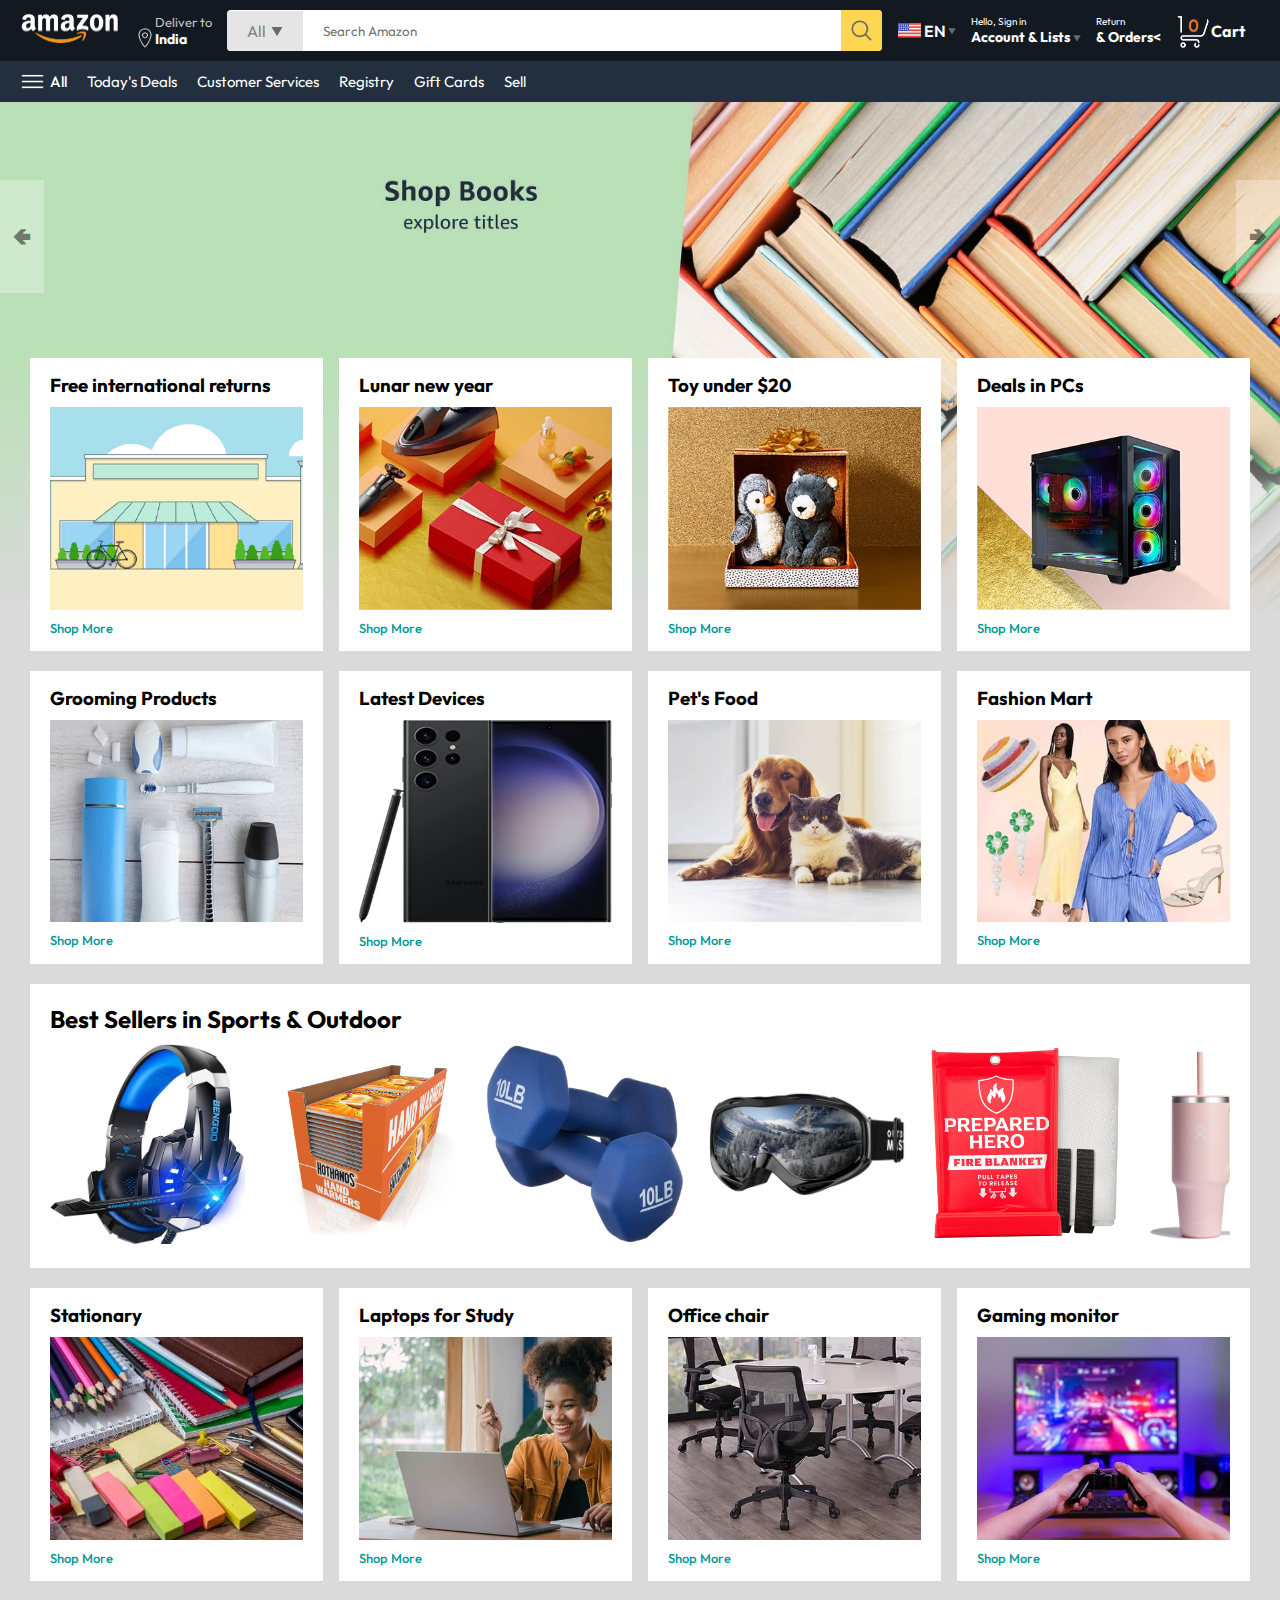
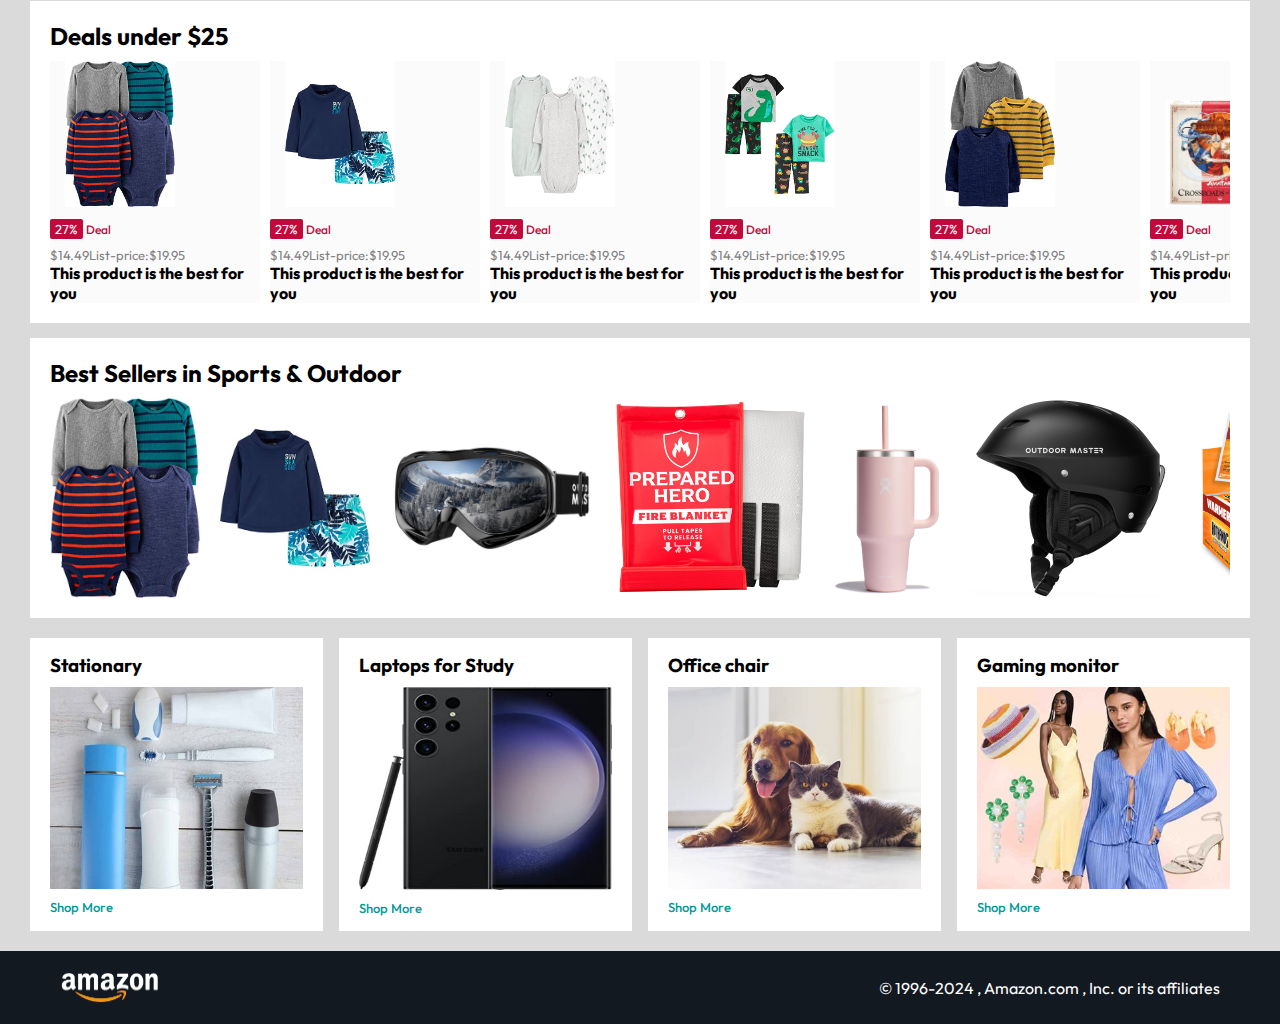
<file: amazon clone/index.html>
<!DOCTYPE html>
<html lang="en">
<head>
    <meta charset="UTF-8">
    <meta name="viewport" content="width=device-width, initial-scale=1.0">
    <title>Amazon Clone by Aman Maurya</title>
    <link rel="stylesheet" href="style.css">
    <script src="app.js" defer></script>
</head>
<body>

  <nav>
   
   <a href="/"><img src="./assets/amazon_logo.png" width="100" alt=""></a>
   <div class="nav-country">
    <img src="./assets/location_icon.png" height="20" alt="">
    <div>
        <p>Deliver to </p>
        <h1>India</h1>
    </div>
   </div>
   <div class="nav-search">
    <div class="nav-search-category">
        <p>All</p>
        <img src="./assets/dropdown_icon.png" height="12" alt="">
    </div>
    <input type="text" class="nav-search-input" placeholder="Search Amazon ">
    <img src="./assets/search_icon.png" class="nav-search-icon" alt="">
   </div>

     <div class="nav-language">
        <img src="./assets/us_flag.png" width="25px" alt="">
        <p>EN</p>
        <img src="./assets/dropdown_icon.png"  width="8px">
     </div>

     <div class="nav-text">
        <p>Hello, Sign in</p>
        <h1>Account & Lists <img src="./assets/dropdown_icon.png" width="8px" alt=""></h1>
     </div>
     <div class="nav-text">
        <p>Return</p>
        <h1>& Orders<</h1>
     </div>
   <a href="" class="nav-cart">
    <img src="./assets/cart_icon.png" width="35px"  alt="">
    <h4>Cart</h4>
   </a>
  </nav>  


<div class="nav-bottom">
    <div>
        <img src="./assets/menu_icon.png" width="25px" alt="">
    <p>All</p> 
    </div>
    <p>Today's Deals</p>
    <p>Customer Services </p>
    <p>Registry</p>
    <p>Gift Cards</p>
    <p>Sell</p>
</div>


<div class="header-slider"> 
    <a href="#" class="control-prev">&#129144</a>    
    <a href="#" class="control-next">&#129146</a>    
    
    <ul>
        <img src="./assets/header1.jpg" class="header-img" alt="">
        <img src="./assets/header2.jpg" class="header-img" alt="">
        <img src="./assets/header3.jpg" class="header-img" alt="">
        <img src="./assets/header4.jpg" class="header-img" alt="">
        <img src="./assets/header5.jpg" class="header-img" alt="">
        <img src="./assets/header6.jpg" class="header-img" alt="">
    </ul>
</div>

<div class="box-row header-box">
    <div class="box-col">
        <h3>Free international returns </h3>
        <img src="./assets/box1-1.jpg" alt="">
        <a href="/">Shop More</a>
    </div>
    <div class="box-col">
        <h3>Lunar new year  </h3>
        <img src="./assets/box1-2.jpg" alt="">
        <a href="/">Shop More</a>
    </div>
    <div class="box-col">
        <h3>Toy under $20 </h3>
        <img src="./assets/box1-3.jpg" alt="">
        <a href="/">Shop More</a>
    </div>
    <div class="box-col">
        <h3>Deals in PCs </h3>
        <img src="./assets/box1-4.jpg" alt="">
        <a href="/">Shop More</a>
    </div>
</div>

<div class="box-row ">
    <div class="box-col">
        <h3>Grooming Products  </h3>
        <img src="./assets/box2-1.jpg" alt="">
        <a href="/">Shop More</a>
    </div>
    <div class="box-col">
        <h3>Latest Devices </h3>
        <img src="./assets/box2-2.jpg" alt="">
        <a href="/">Shop More</a>
    </div>
    <div class="box-col">
        <h3>Pet's Food  </h3>
        <img src="./assets/box2-3.jpg" alt="">
        <a href="/">Shop More</a>
    </div>
    <div class="box-col">
        <h3>Fashion Mart  </h3>
        <img src="./assets/box2-4.jpg" alt="">
        <a href="/">Shop More</a>
    </div>
</div>



 <div class="product-slider">
    <h2>Best Sellers in Sports & Outdoor</h2>
    <div class="products">
        <a href="/product.html"> <img src="./assets/product_img.jpg" alt=""></a>
        <img src="./assets/product1-1.jpg" alt="">
        <img src="./assets/product1-2.jpg" alt="">
        <img src="./assets/product1-3.jpg" alt="">
        <img src="./assets/product1-4.jpg" alt="">
        <img src="./assets/product1-5.jpg" alt="">
        <img src="./assets/product1-6.jpg" alt="">
        <img src="./assets/product1-7.jpg" alt="">
        <img src="./assets/product1-8.jpg" alt="">
        <img src="./assets/product1-9.jpg" alt="">
        <img src="./assets/product1-10.jpg" alt="">
    </div>
 </div>

 <div class="box-row ">
    <div class="box-col">
        <h3>Stationary  </h3>
        <img src="./assets/box3-1.jpg" alt="">
        <a href="/">Shop More</a>
    </div>
    <div class="box-col">
        <h3>Laptops for Study </h3>
        <img src="./assets/box3-2.jpg" alt="">
        <a href="/">Shop More</a>
    </div>
    <div class="box-col">
        <h3>Office chair  </h3>
        <img src="./assets/box3-3.jpg" alt="">
        <a href="/">Shop More</a>
    </div>
    <div class="box-col">
        <h3>Gaming monitor  </h3>
        <img src="./assets/box3-4.jpg" alt="">
        <a href="/">Shop More</a>
    </div>
</div>

<div class="product-slider-with-price">
    <h2>Deals under $25</h2>
    <div class="products">
        <div class="product-card">
            <div class="product-img-container">
                <img src="./assets/product2-1.jpg" alt="">
            </div>
            <div class="product-offer">
                <p>27%</p> <span>Deal</span>
            </div>
            <p class="product-price"> $<span>14.49</span>List-price:$19.95</p>
            <h4>This product is the best for you</h4>
        </div>
        <div class="product-card">
            <div class="product-img-container">
                <img src="./assets/product2-2.jpg" alt="">
            </div>
            <div class="product-offer">
                <p>27%</p> <span>Deal</span>
            </div>
            <p class="product-price"> $<span>14.49</span>List-price:$19.95</p>
            <h4>This product is the best for you</h4>
        </div>
        <div class="product-card">
            <div class="product-img-container">
                <img src="./assets/product2-3.jpg" alt="">
            </div>
            <div class="product-offer">
                <p>27%</p> <span>Deal</span>
            </div>
            <p class="product-price"> $<span>14.49</span>List-price:$19.95</p>
            <h4>This product is the best for you</h4>
        </div>
        <div class="product-card">
            <div class="product-img-container">
                <img src="./assets/product2-4.jpg" alt="">
            </div>
            <div class="product-offer">
                <p>27%</p> <span>Deal</span>
            </div>
            <p class="product-price"> $<span>14.49</span>List-price:$19.95</p>
            <h4>This product is the best for you</h4>
        </div>
        <div class="product-card">
            <div class="product-img-container">
                <img src="./assets/product2-5.jpg" alt="">
            </div>
            <div class="product-offer">
                <p>27%</p> <span>Deal</span>
            </div>
            <p class="product-price"> $<span>14.49</span>List-price:$19.95</p>
            <h4>This product is the best for you</h4>
        </div>
        <div class="product-card">
            <div class="product-img-container">
                <img src="./assets/product2-6.jpg" alt="">
            </div>
            <div class="product-offer">
                <p>27%</p> <span>Deal</span>
            </div>
            <p class="product-price"> $<span>14.49</span>List-price:$19.95</p>
            <h4>This product is the best for you</h4>
        </div>
        <div class="product-card">
            <div class="product-img-container">
                <img src="./assets/product2-7.jpg" alt="">
            </div>
            <div class="product-offer">
                <p>27%</p> <span>Deal</span>
            </div>
            <p class="product-price"> $<span>14.49</span>List-price:$19.95</p>
            <h4>This product is the best for you</h4>
        </div>
        <div class="product-card">
            <div class="product-img-container">
                <img src="./assets/product2-8.jpg" alt="">
            </div>
            <div class="product-offer">
                <p>27%</p> <span>Deal</span>
            </div>
            <p class="product-price"> $<span>14.49</span>List-price:$19.95</p>
            <h4>This product is the best for you</h4>
        </div>
        <div class="product-card">
            <div class="product-img-container">
                <img src="./assets/product2-9.jpg" alt="">
            </div>
            <div class="product-offer">
                <p>27%</p> <span>Deal</span>
            </div>
            <p class="product-price"> $<span>14.49</span>List-price:$19.95</p>
            <h4>This product is the best for you</h4>
        </div>
        <div class="product-card">
            <div class="product-img-container">
                <img src="./assets/product2-10.jpg" alt="">
            </div>
            <div class="product-offer">
                <p>27%</p> <span>Deal</span>
            </div>
            <p class="product-price"> $<span>14.49</span>List-price:$19.95</p>
            <h4>This product is the best for you</h4>
        </div>
        <div class="product-card">
            <div class="product-img-container">
                <img src="./assets/product2-11.jpg" alt="">
            </div>
            <div class="product-offer">
                <p>27%</p> <span>Deal</span>
            </div>
            <p class="product-price"> $<span>14.49</span>List-price:$19.95</p>
            <h4>This product is the best for you</h4>
        </div>
    </div>
</div>


<div class="product-slider">
    <h2>Best Sellers in Sports & Outdoor</h2>
    <div class="products">
        <img src="./assets/product2-1.jpg" alt="">
        <img src="./assets/product2-2.jpg" alt="">
        <img src="./assets/product1-3.jpg" alt="">
        <img src="./assets/product1-4.jpg" alt="">
        <img src="./assets/product1-5.jpg" alt="">
        <img src="./assets/product1-6.jpg" alt="">
        <img src="./assets/product1-7.jpg" alt="">
        <img src="./assets/product1-8.jpg" alt="">
        <img src="./assets/product1-9.jpg" alt="">
        <img src="./assets/product1-10.jpg" alt="">
    </div>
 </div>

 <div class="box-row ">
    <div class="box-col">
        <h3>Stationary  </h3>
        <img src="./assets/box2-1.jpg" alt="">
        <a href="/">Shop More</a>
    </div>
    <div class="box-col">
        <h3>Laptops for Study </h3>
        <img src="./assets/box2-2.jpg" alt="">
        <a href="/">Shop More</a>
    </div>
    <div class="box-col">
        <h3>Office chair  </h3>
        <img src="./assets/box2-3.jpg" alt="">
        <a href="/">Shop More</a>
    </div>
    <div class="box-col">
        <h3>Gaming monitor  </h3>
        <img src="./assets/box2-4.jpg" alt="">
        <a href="/">Shop More</a>
    </div>
</div>

<footer>
<img src="./assets/amazon_logo.png"  width="100" alt="">
<p>&copy;  1996-2024 , Amazon.com , Inc. or its affiliates </p>


</footer>

</body>
</html>
</file>
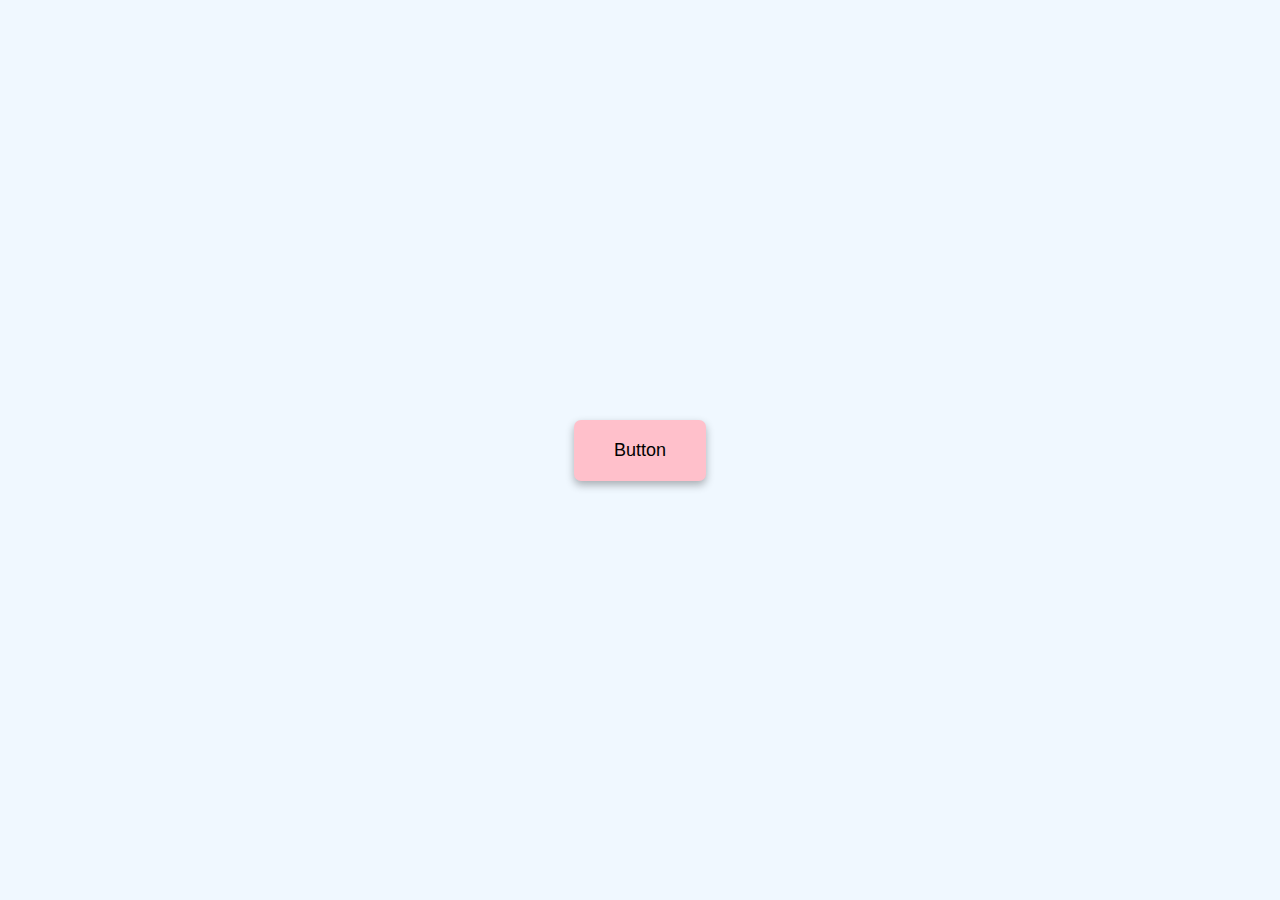
<file: Button_ripple_effect/index.html>
<!DOCTYPE html>
<html lang="en">
<head>
    <meta charset="UTF-8">
    <meta name="viewport" content="width=device-width, initial-scale=1.0">
    <title>Button ripple effect</title>
    <link rel="stylesheet" href="style.css">
    <script src="script.js" defer></script>
</head>
<body>
   <a href="#" class="btn"> <span>Button</span></a> 
</body>
</html>
</file>
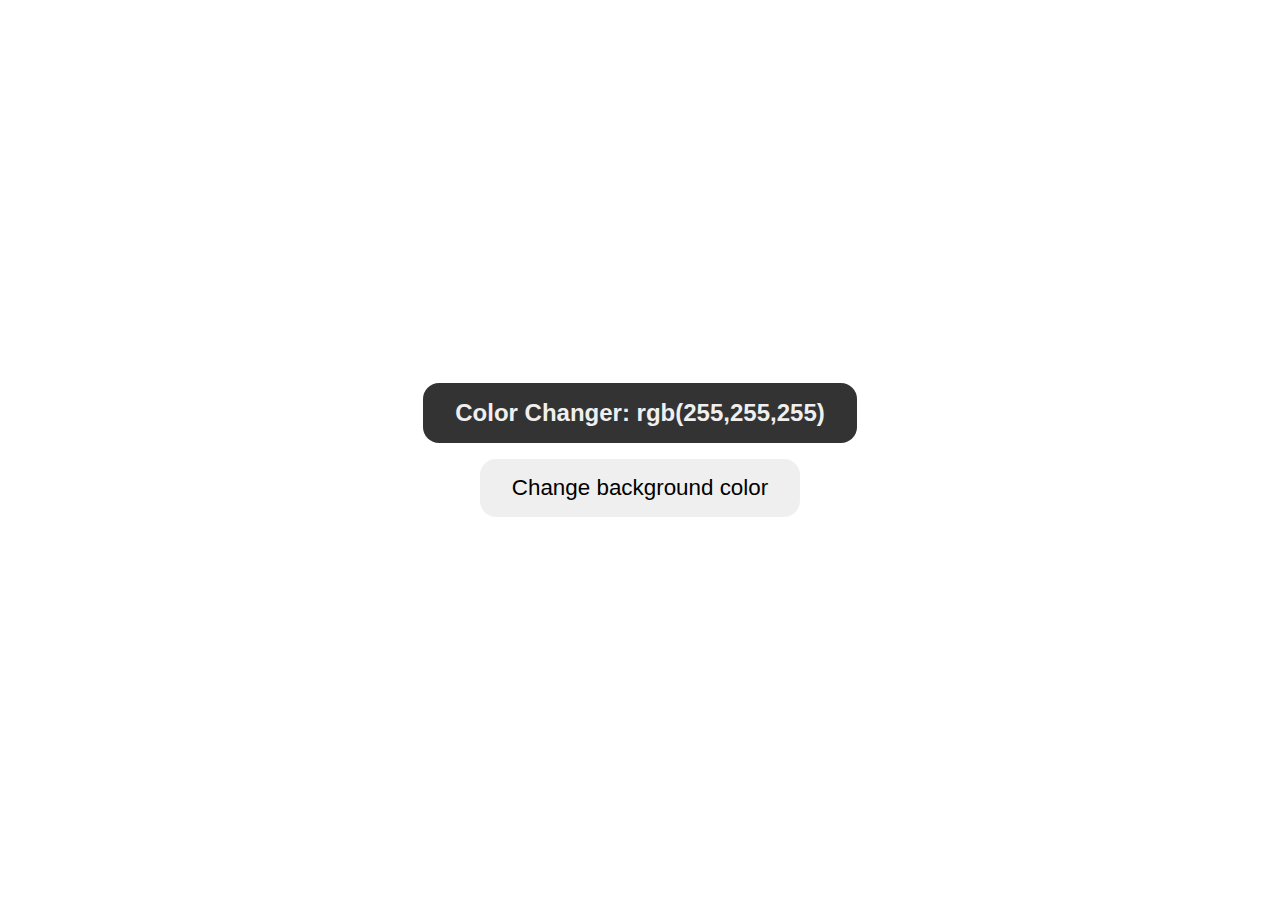
<file: color_changer/index.html>
<!DOCTYPE html>
<html lang="en">
  <head>
    <meta charset="UTF-8" />
    <meta name="viewport" content="width=device-width, initial-scale=1.0" />
    <title>Document</title>
    <link rel="stylesheet" href="style.css" />
  </head>
  <body>
    <main>
      <div class="container">
        <h1 id="h1">
          Color Changer: <span class="current_color">rgb(255,255,255)</span>
        </h1>
        <button id="btn">Change background color</button>
      </div>
    </main>

    <script src="script.js"></script>
  </body>
</html>
</file>
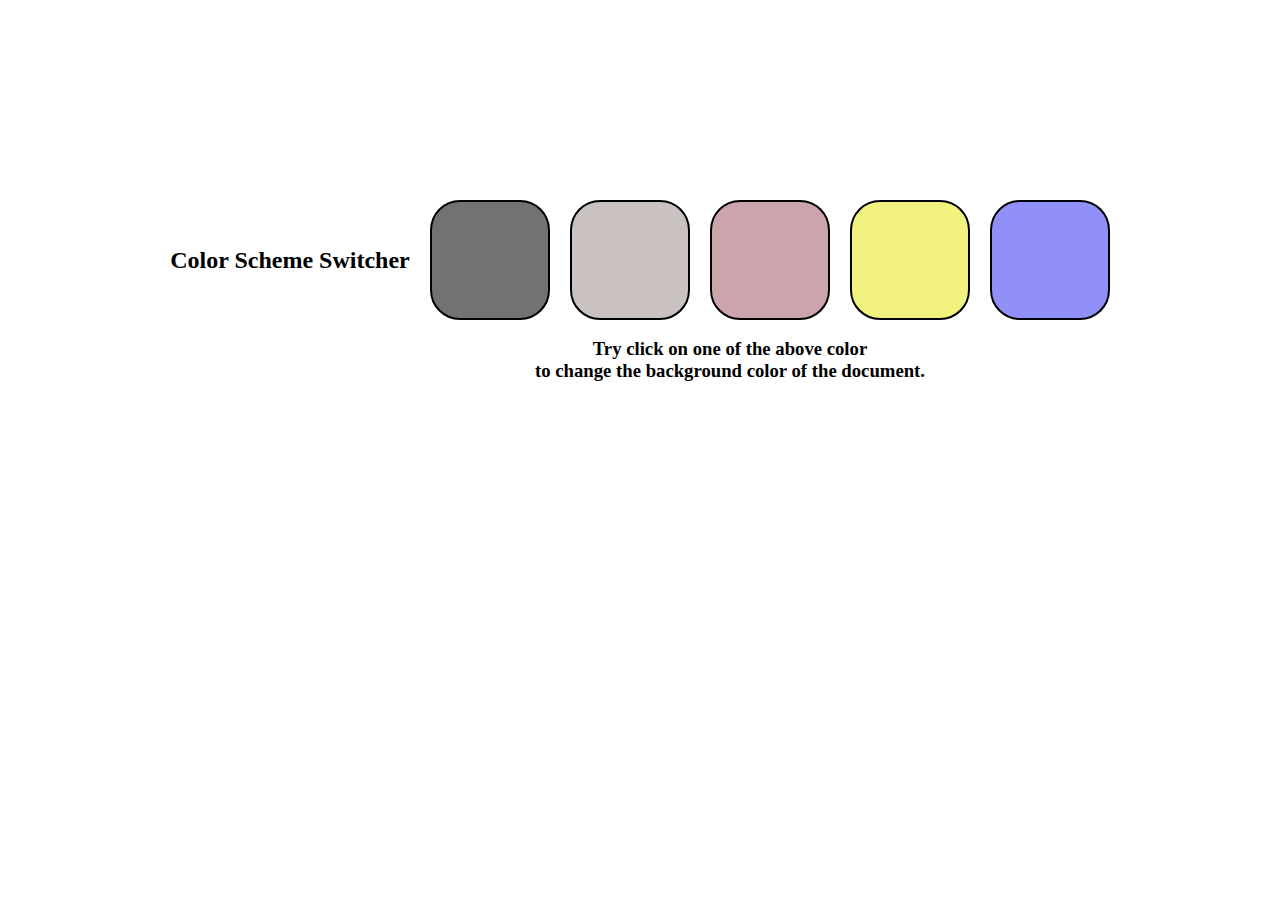
<file: color_switcher/index.html>
<!DOCTYPE html>
<html lang="en">
  <head>
    <meta charset="UTF-8" />
    <meta name="viewport" content="width=device-width, initial-scale=1.0" />
    <title>Document</title>
    <link rel="stylesheet" href="style.css" />
  </head>
  <body>
    <div class="container">
      <h2>Color Scheme Switcher</h2>
      <div class="button" id="grey"></div>
      <div class="button" id="white"></div>
      <div class="button" id="pink"></div>
      <div class="button" id="yellow"></div>
      <div class="button" id="blue"></div>
    </div>
    <h3>
      Try click on one of the above color <br />
      to change the background color of the document.
    </h3>
  </body>
  <script src="script.js"></script>
</html>
</file>
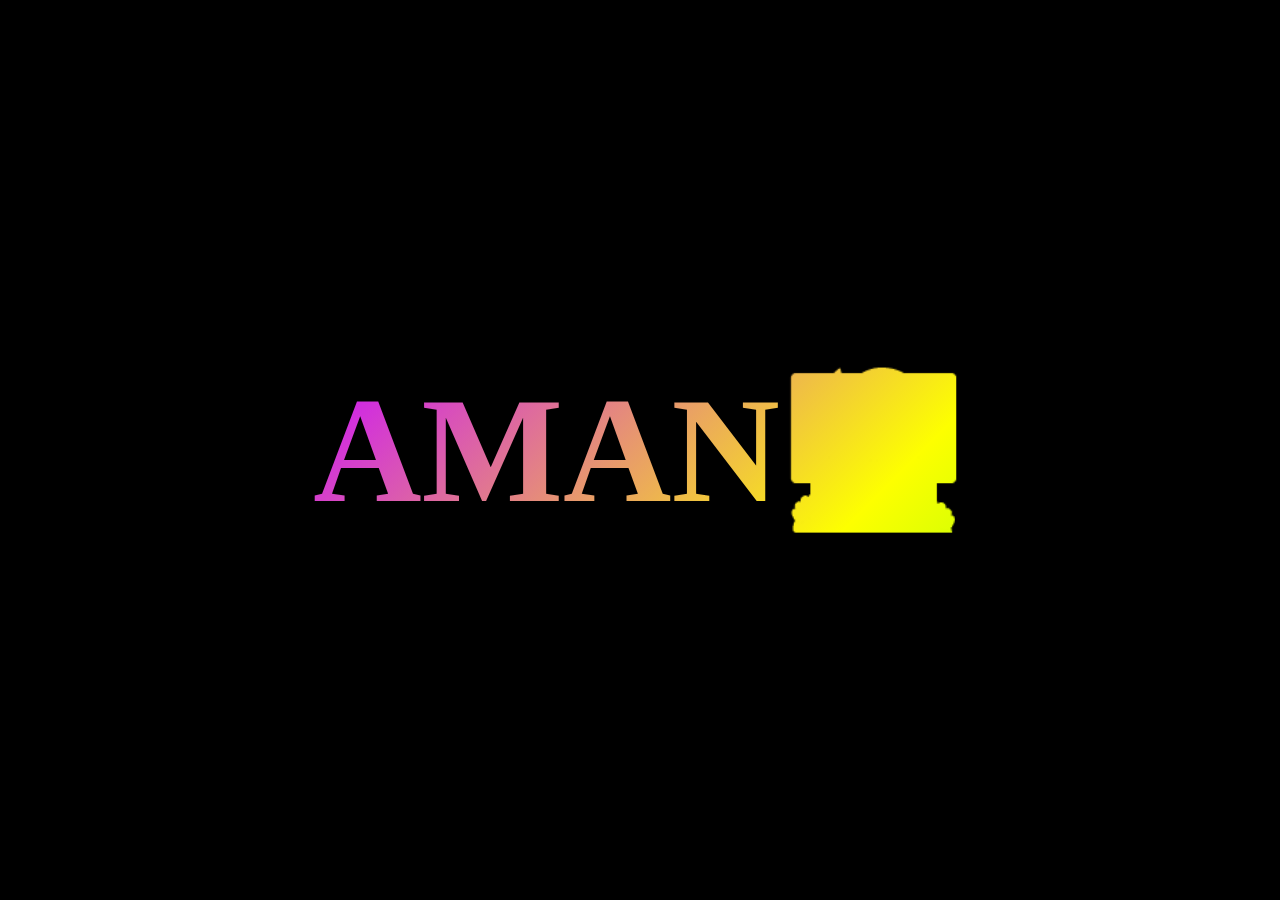
<file: gradient text/index.html>
<!DOCTYPE html>
<html lang="en">
<head>
    <meta charset="UTF-8">
    <meta name="viewport" content="width=device-width, initial-scale=1.0">
    <title>Document</title>
    <link rel="stylesheet" href="style.css">
</head>
<body>
    <div id="text" contenteditable="true">AMAN🧑‍💻</div>
</body>
</html>
</file>
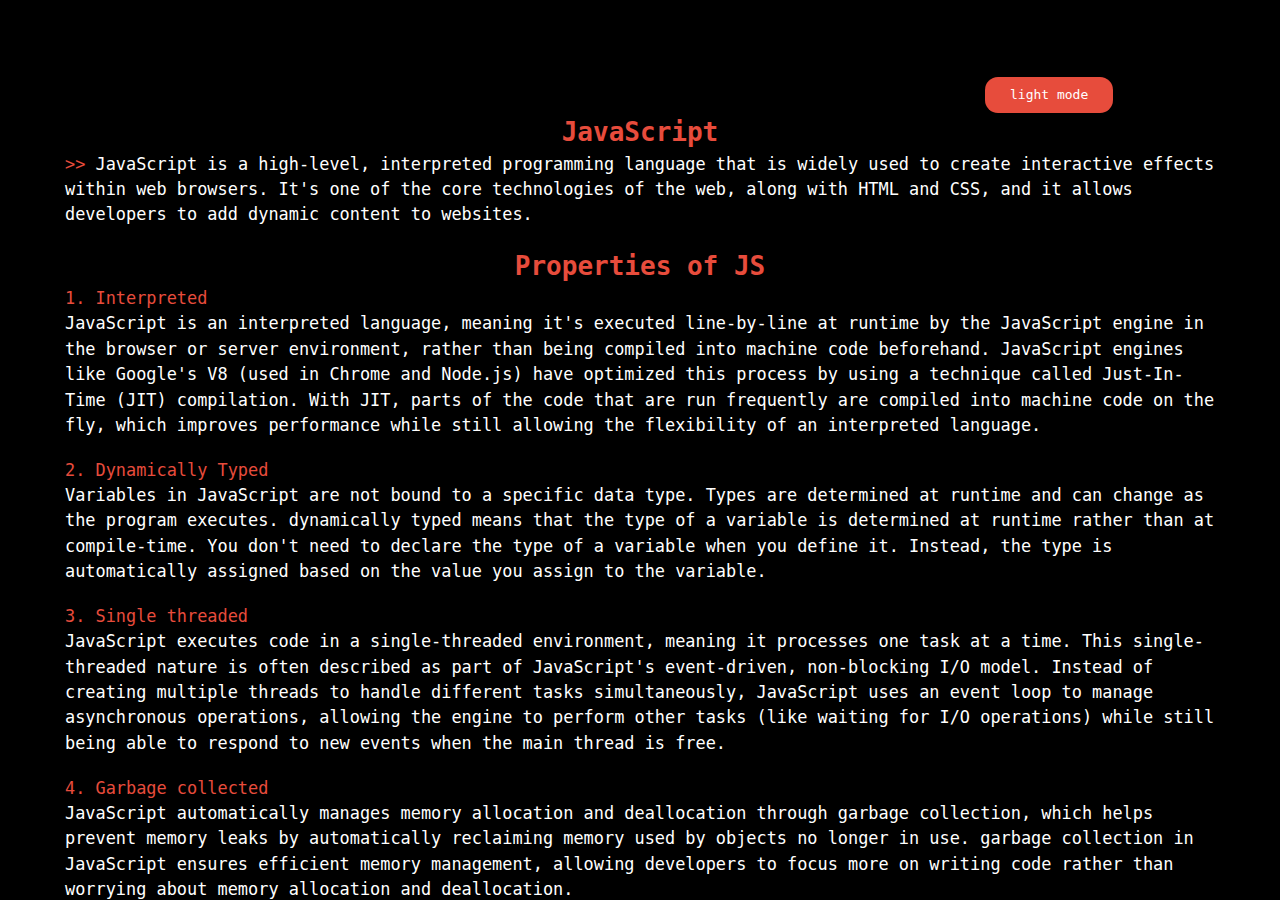
<file: light-dark mode/index.html>
<!DOCTYPE html>
<html lang="en">
  <head>
    <meta charset="UTF-8" />
    <meta name="viewport" content="width=device-width, initial-scale=1.0" />
    <title>Document</title>
    <link rel="stylesheet" href="style.css" />
  </head>
  <body class="light-mode">
    <div class="container">
      <button class="toggle-theme">light mode</button>

      <h1><span>JavaScript</span></h1>
      <p>
        <span>>> </span>JavaScript is a high-level, interpreted programming
        language that is widely used to create interactive effects within web
        browsers. It's one of the core technologies of the web, along with HTML
        and CSS, and it allows developers to add dynamic content to websites.
      </p>
      <br />

      <h1><span>Properties of JS</span></h1>
      <p>
        <span>1. Interpreted</span> <br />
        JavaScript is an interpreted language, meaning it's executed
        line-by-line at runtime by the JavaScript engine in the browser or
        server environment, rather than being compiled into machine code
        beforehand. JavaScript engines like Google's V8 (used in Chrome and Node.js) have optimized this process by using a technique called Just-In-Time (JIT) compilation. With JIT, parts of the code that are run frequently are compiled into machine code on the fly, which improves performance while still allowing the flexibility of an interpreted language.
      </p>
      <br />
      <p>
        <span>2. Dynamically Typed</span> <br />
        Variables in JavaScript are not bound to a specific data type. Types are
        determined at runtime and can change as the program executes. dynamically typed means that the type of a variable is determined at runtime rather than at compile-time. You don't need to declare the type of a variable when you define it. Instead, the type is automatically assigned based on the value you assign to the variable.
      </p>
      <br />
      <p>
        <span>3. Single threaded</span> <br />
        JavaScript executes code in a single-threaded environment, meaning it
        processes one task at a time. This single-threaded nature is often described as part of JavaScript's event-driven, non-blocking I/O model. Instead of creating multiple threads to handle different tasks simultaneously, JavaScript uses an event loop to manage asynchronous operations, allowing the engine to perform other tasks (like waiting for I/O operations) while still being able to respond to new events when the main thread is free.
      </p>
      <br />
      <p>
        <span>4. Garbage collected</span> <br />
        JavaScript automatically manages memory allocation and deallocation
        through garbage collection, which helps prevent memory leaks by
        automatically reclaiming memory used by objects no longer in use. garbage collection in JavaScript ensures efficient memory management, allowing developers to focus more on writing code rather than worrying about memory allocation and deallocation.
      </p>
      <br />
      <h1><span>Execution context</span></h1>
      <br />
      <div class="img">
        <img src="./execution context.png" alt="" width="100%" />
      </div>
    </div>

    <script>
      document.body.classList.toggle("dark-mode");
      const toggleButton = document.querySelector(".toggle-theme");
      toggleButton.addEventListener("click", () => {
        if (document.body.classList.toggle("dark-mode")) {
          toggleButton.innerHTML = "Light Mode >>";
        } else {
          toggleButton.innerHTML = "Dark Mode >>";
        }
      });
    </script>
  </body>
</html>
</file>
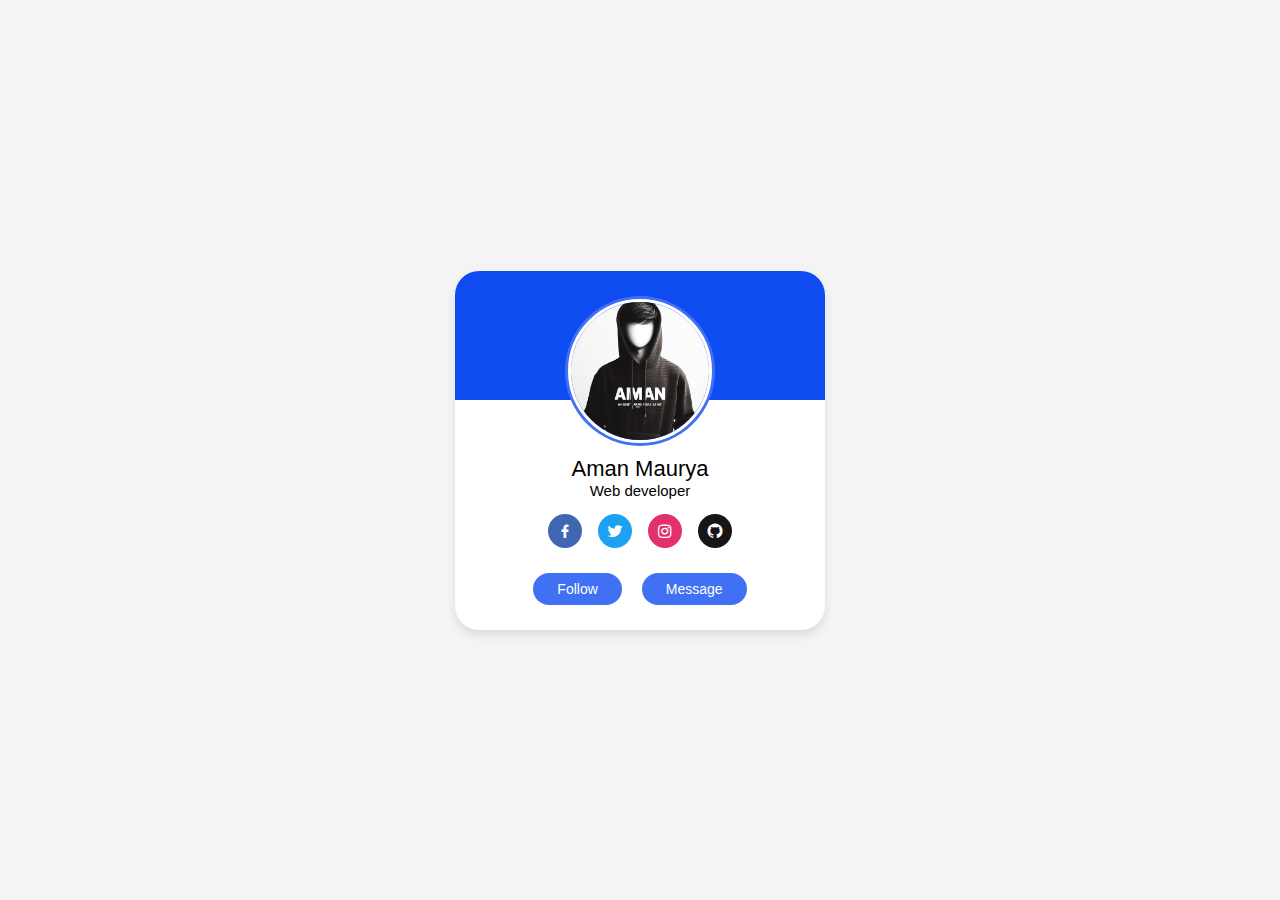
<file: profile_card/index.html>
<!DOCTYPE html>
<html lang="en">
<head>
    <meta charset="UTF-8">
    <meta name="viewport" content="width=device-width, initial-scale=1.0">
    <title>profile card</title>
    <link rel="stylesheet" href="style.css">
    <link href='https://unpkg.com/boxicons@2.1.4/css/boxicons.min.css' rel='stylesheet'>
</head>
<body>
    <div class="profile-card">
        <div class ="image">
            <img src="profile_img.jpg" alt="" class="profile-img">
        </div>
        <div class="text-data">
            <span class="name">Aman Maurya </span>
            <span class="profession">Web developer</span>
    </div>
    <div class="media-buttons">
        <a href="https://www.facebook.com/"  style="background: #4267b2;" class="link"><i class='bx bxl-facebook'></i></a>
        <a href="https://twitter.com/" style="background:#1da1f2 ;" class="link"><i class='bx bxl-twitter' ></i></i></a>
        <a href="https://www.instagram.com/" style="background:#e1306c ;" class="link"><i class='bx bxl-instagram' ></i></i></a>
        <a href="https://github.com/" style="background:#171515  ;" class="link"><i class='bx bxl-github' ></i></a>
    </div>

    <div class="buttons">
        <button class="button">Follow</button>
        <button class="button">Message</button>
    </div>
  
    </div>
</body>
</html>
</file>
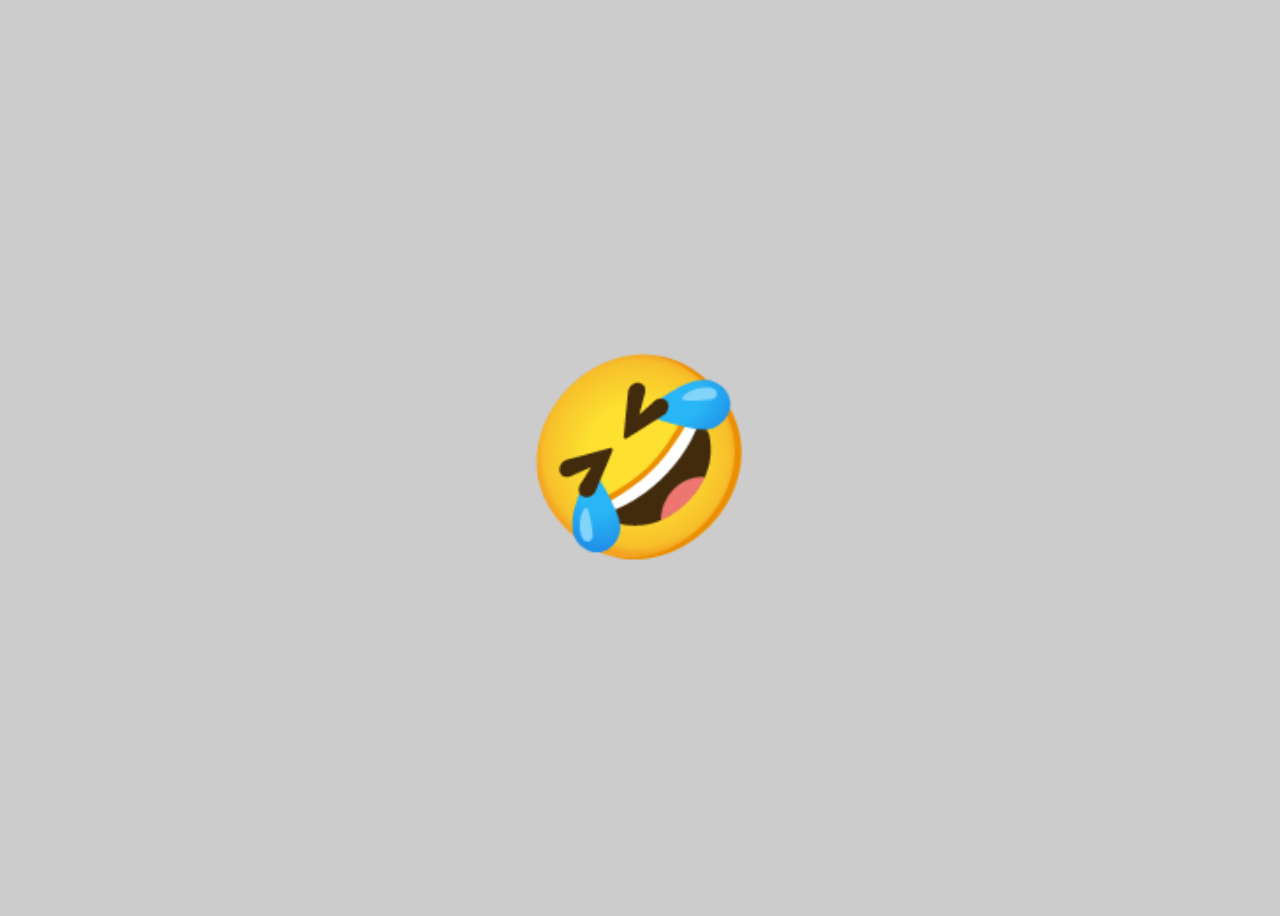
<file: random_emoji/index.html>
<html lang="en">
  <head>
    <meta charset="UTF-8" />
    <meta http-equiv="X-UA-Compatible" content="IE=edge" />
    <meta name="viewport" content="width=device-width, initial-scale=1.0" />
    <title>Random Emojies</title>
    <link rel="stylesheet" href="style.css" />
  </head>
  <body>
    <div id="emoji">🤣</div>

    <script src="app.js"></script>
  </body>
</html>
</file>
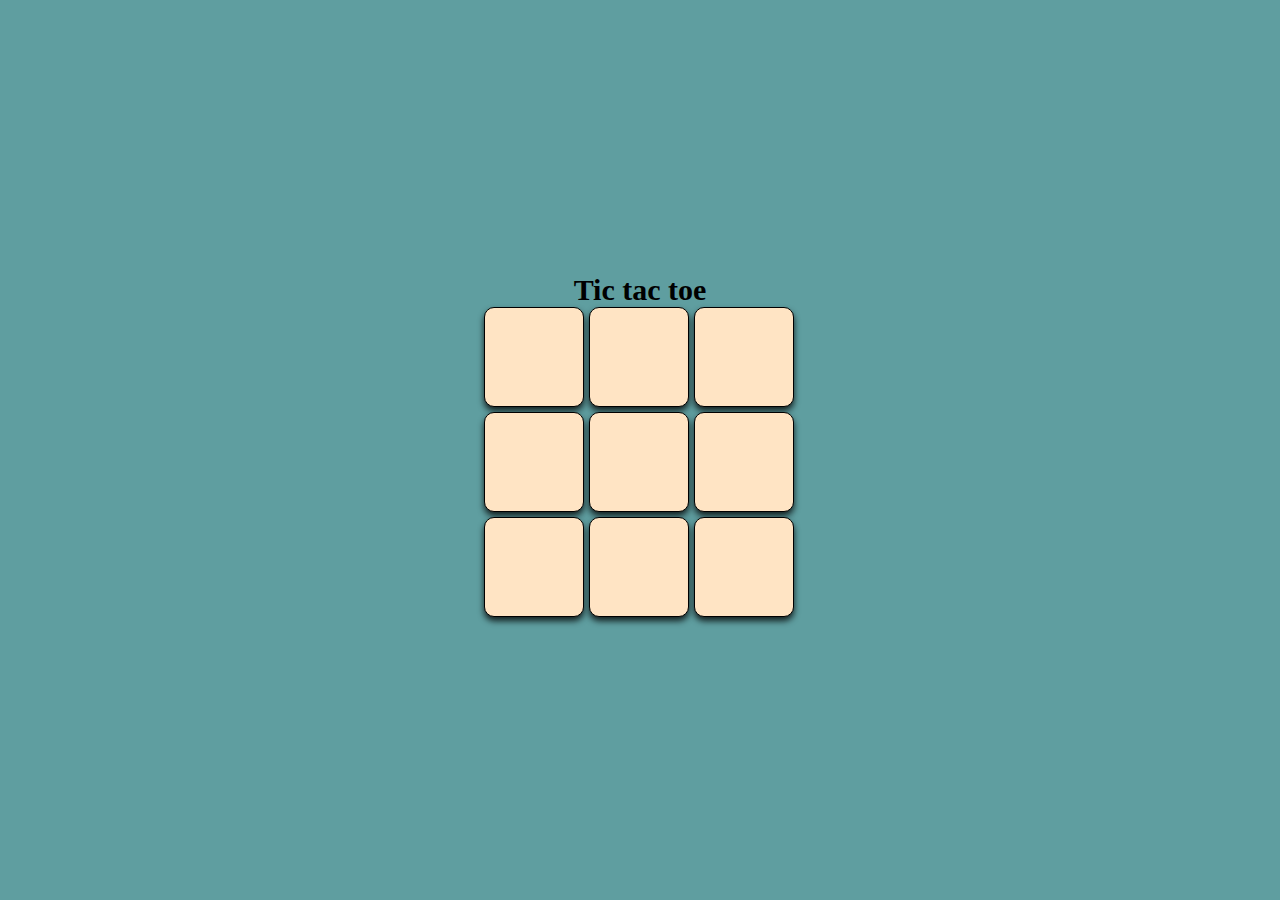
<file: tiic_tac_toe_game/index.html>
<!DOCTYPE html>
<html lang="en">
  <head>
    <meta charset="UTF-8" />
    <meta name="viewport" content="width=device-width, initial-scale=1.0" />
    <title>Document</title>
    <link rel="stylesheet" href="style.css" />
    <script src="script.js" defer></script>
  </head>
  <body>
    <div class="container">
      <h1>Tic tac toe</h1>
      <div class="game_board">
        <button class="box"></button>
        <button class="box"></button>
        <button class="box"></button>
        <button class="box"></button>
        <button class="box"></button>
        <button class="box"></button>
        <button class="box"></button>
        <button class="box"></button>
        <button class="box"></button>
      </div>
    </div>
    <div class="winner-message" id="winner-message">
      <span id="winner-text1"
        >winner is: <br/><span id="winner-text"></span>
      </span>
      <button class="restart-button" id="restart-button">Restart Game</button>
    </div>
  </body>
</html>
</file>
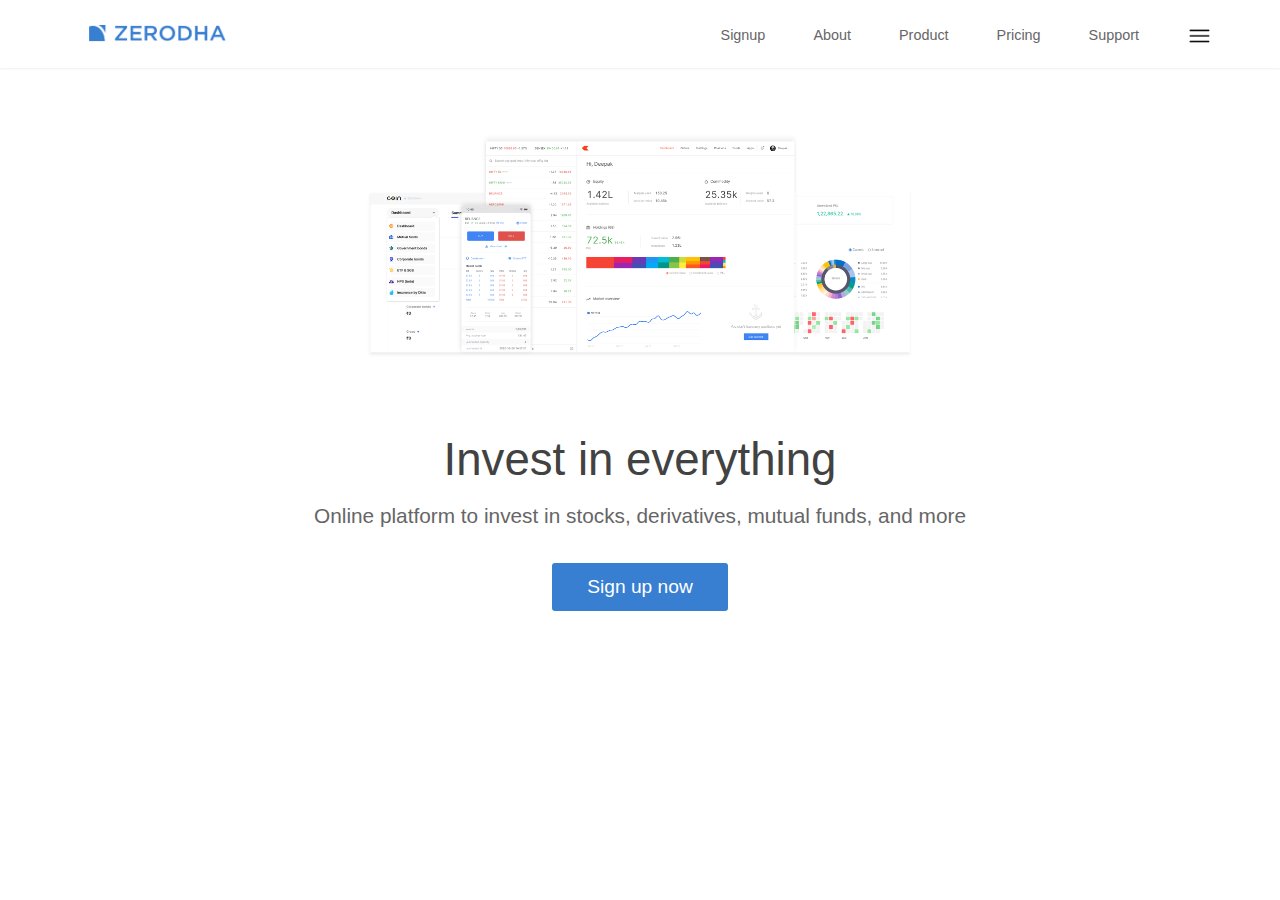
<file: zerodha landing page/index.html>
<!DOCTYPE html>
<html lang="en">
<head>
    <meta charset="UTF-8">
    <meta name="viewport" content="width=device-width, initial-scale=1.0">
    <title>Zerodha</title>
    <link rel="stylesheet" href="style.css">
    <link rel="icon" type="image/png" href="images/favicon.png">
</head>
<body>
    <nav>
<div class="links">
   <a href="/"><img src="./images/logo.png" alt="" width="139px" class="logo"></a> 

    <div class="links1">
   
        <li><a href="">Signup</a></li>
        <li><a href="">About</a></li>
        <li><a href="">Product</a></li>
        <li><a href="">Pricing</a></li>
        <li><a href="">Support</a></li>
        <li><a href=""><img src="./images/menu.png" height="30" alt="" class="menu-img"></a></li>
  </div>
</div>
    </nav>
<div class="hero-section">
    <div class="image">
        <img src="./images/landing.png" height="250" alt="" >
    </div>
</div>
<div class="txt">
   <p> Invest in everything</p>
</div>
     
<div class="txt1">
        <p>Online platform to invest in stocks, derivatives, mutual funds, and more</h3>
 </div>

 <div class="btn">
    <div class="btn1">
        <button class="btn12">Sign up now </button>
    </div>
 </div>
</body>
</html>
</file>
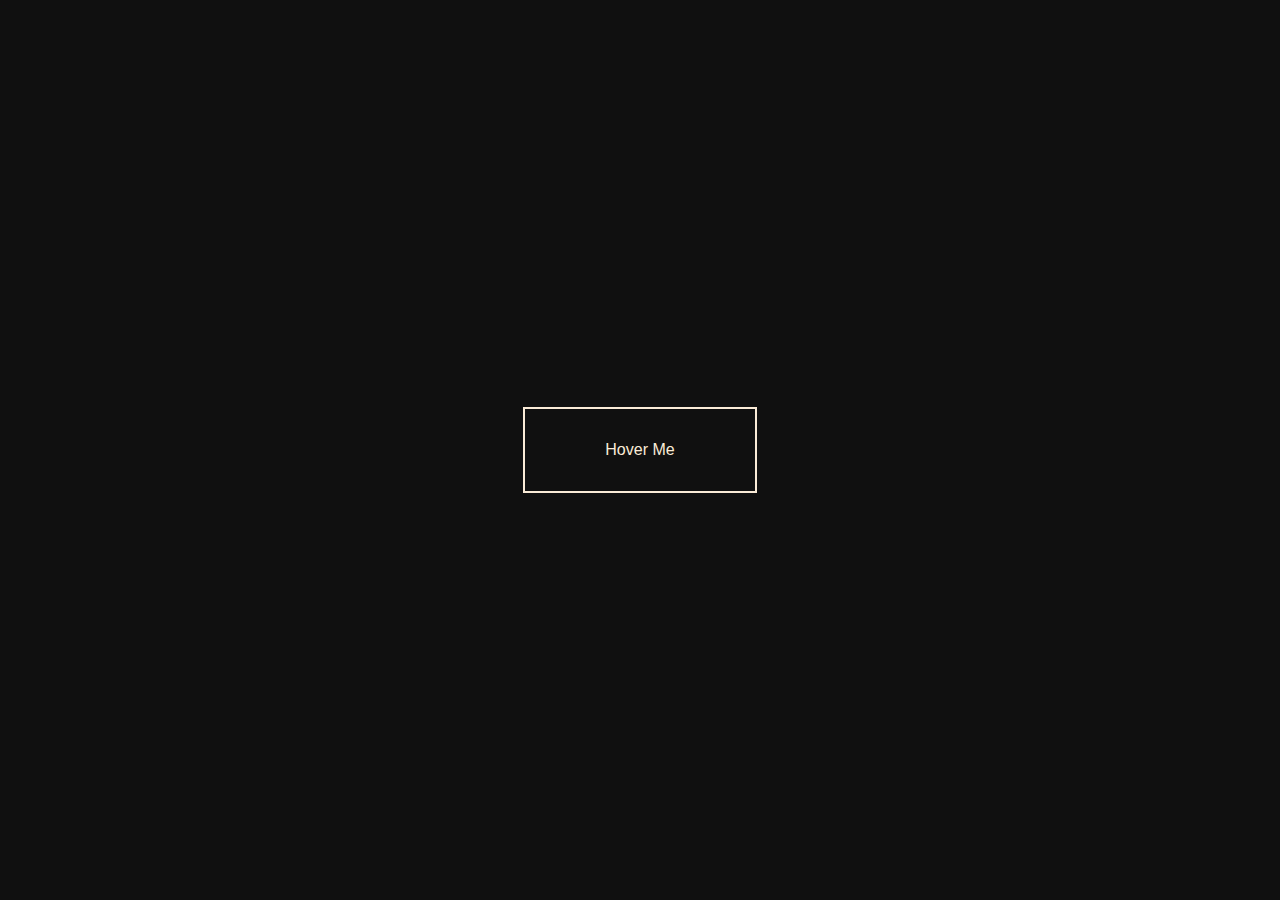
<file: buttons/btn1/index.html>
<html lang="en">
  <head>
    <meta charset="UTF-8" />
    <meta http-equiv="X-UA-Compatible" content="IE=edge" />
    <meta name="viewport" content="width=device-width, initial-scale=1.0" />
    <title>Btn 1</title>
    <link rel="stylesheet" href="style.css" />
  </head>
  <body>
    <section class="container">
      <a href="">Hover Me</a>
    </section>
  </body>
</html>
</file>
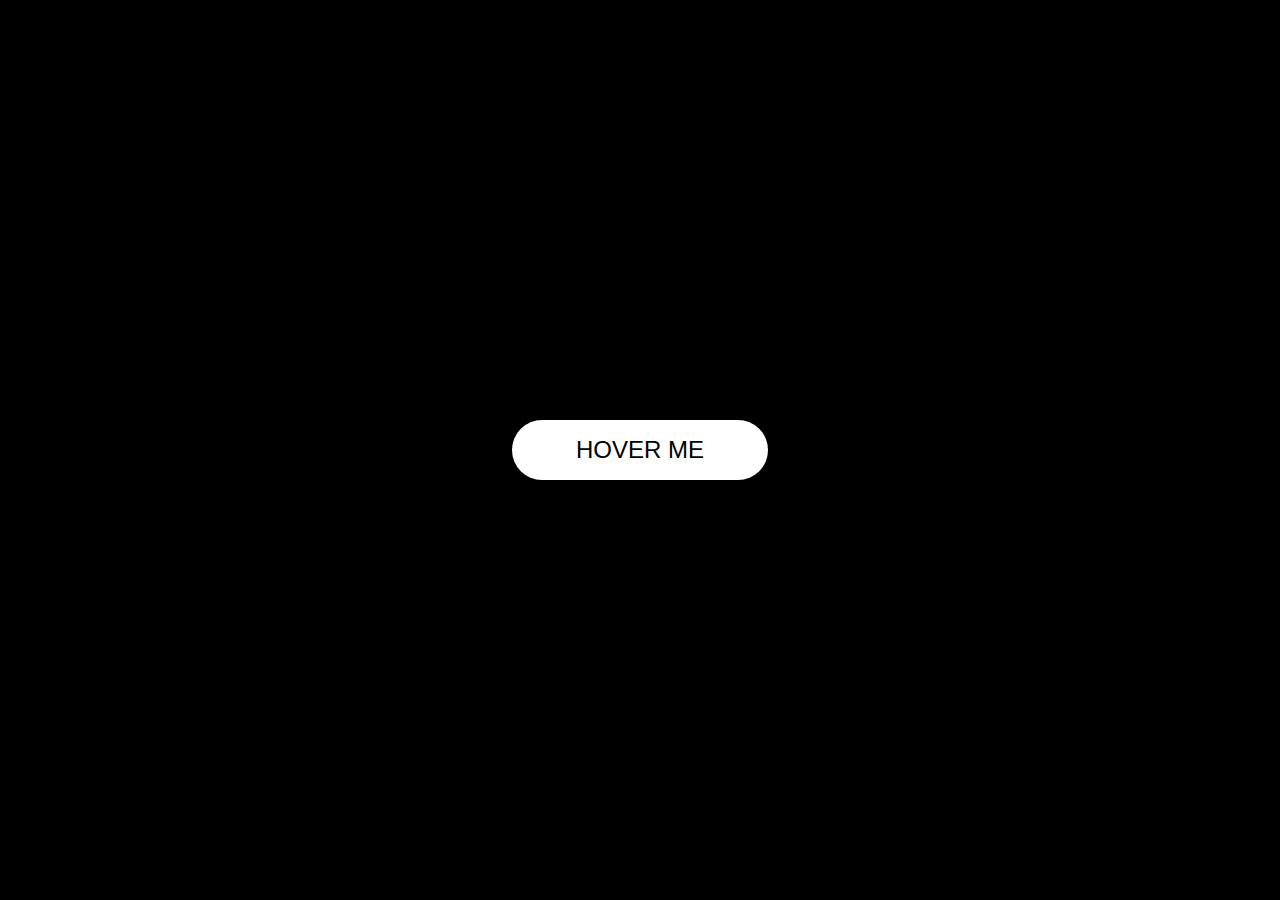
<file: buttons/btn2/index.html>
<html lang="en">
  <head>
    <meta charset="UTF-8" />
    <meta http-equiv="X-UA-Compatible" content="IE=edge" />
    <meta name="viewport" content="width=device-width, initial-scale=1.0" />
    <title>Btn 5</title>
    <link rel="stylesheet" href="style.css" />
  </head>
  <body>
    <section class="container">
      <a href="">Hover Me</a>
    </section>
  </body>
</html>
</file>
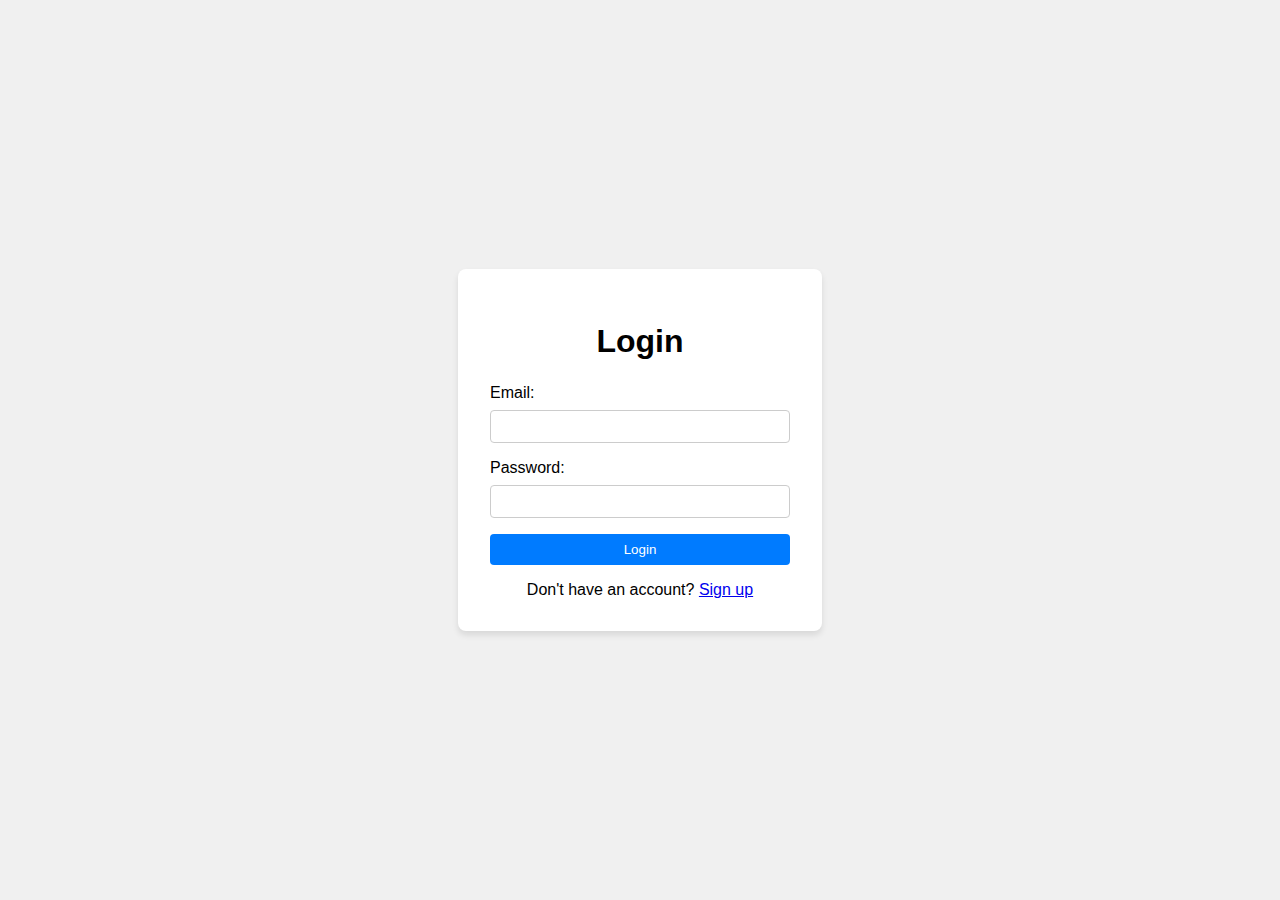
<file: login_form/login.html>
<!DOCTYPE html>
<html lang="en">
  <head>
    <meta charset="UTF-8" />
    <meta name="viewport" content="width=device-width, initial-scale=1.0" />
    <title>Login</title>
    <style>
      body {
        font-family: Arial, sans-serif;
        display: flex;
        justify-content: center;
        align-items: center;
        height: 100vh;
        margin: 0;
        background-color: #f0f0f0;
      }
      .login-container {
        background-color: white;
        padding: 2rem;
        border-radius: 8px;
        box-shadow: 0 4px 6px rgba(0, 0, 0, 0.1);
        width: 300px;
      }
      h1 {
        text-align: center;
        margin-bottom: 1.5rem;
      }
      form {
        display: flex;
        flex-direction: column;
      }
      label {
        margin-bottom: 0.5rem;
      }
      input {
        padding: 0.5rem;
        margin-bottom: 1rem;
        border: 1px solid #ccc;
        border-radius: 4px;
      }
      button {
        padding: 0.5rem;
        background-color: #007bff;
        color: white;
        border: none;
        border-radius: 4px;
        cursor: pointer;
      }
      button:hover {
        background-color: #0056b3;
      }
      .signup-link {
        text-align: center;
        margin-top: 1rem;
      }
    </style>
  </head>
  <body>
    <div class="login-container">
      <h1>Login</h1>
      <form id="loginForm">
        <label for="email">Email:</label>
        <input type="email" id="email" name="email" required />
        <label for="password">Password:</label>
        <input type="password" id="password" name="password" required />
        <button type="submit">Login</button>
      </form>
      <div class="signup-link">
        Don't have an account? <a href="./signup.html">Sign up</a>
      </div>
    </div>
  </body>
</html>
</file>
<file: amazon clone/style.css>
@import url('https://fonts.googleapis.com/css2?family=Outfit:wght@100..900&display=swap');

*{
    margin: 0;
    padding: 0;
    box-sizing: border-box;
    font-family: Outfit,sans-serif;
}

body{
    background-color: #dadada;
}

a{
    text-decoration: none;
    color: inherit;
}
nav{
    display: flex;
    align-items: center;
    justify-content: space-between;
    background-color: #131921;
    padding: 10px 20px ;
    color: #fff;
}

.nav-country{
    display: flex;
    align-items: end;
    margin-left: 15px ;
    font-size: 13px;
    color: #c4c4c4;
}

.nav-country h1{
    color: #fff;
    font-size: 14px;
}

.nav-search{
    flex: 1;
    display: flex;
    align-items: center;
    background-color: #fff;
    color: grey;
    max-width: 1000px;
    border-radius: 4px;
    margin-left: 15px;
}

.nav-search-category{
    display: flex;
    align-items: center;
    padding:10px 20px ;
    gap: 5px;
    background: #e5e5e5;
    border-radius: 4px 0 0 4px ;


}
.nav-search-input{
    border: none;
    outline: none;
    padding-left: 20px;
    width: 100%;
}
.nav-search-icon{
    max-width: 41px;
    padding: 8px;
    background: #ffd64f;
    border-radius: 0 4px 4px 0 ;

}
.nav-language{
    display: flex;
    align-items: center;
    gap: 2px;
    font-weight:600;
    margin-left: 15px;
}

.nav-text{
    margin-left: 15px;
}

.nav-text p{
    font-size: 10px;
}

.nav-text h1{
    font-size: 14px;
}

.nav-cart{
        display: flex;
        align-items: center;
        margin: 0px 15px ;
}

.nav-bottom{
    display: flex;
    align-items: center;
    gap: 20px;
    padding: 8px 20px ;
    background: #232f3e;
    color: #fff;
    font-size: 15px;
}
.nav-bottom div{
    display: flex;
    align-items: center;
    gap: 5px;
    font-weight: 500;
}

.header-slider ul{
display: flex;
overflow-y: hidden;
}

/* fro a gradient layer below the image  */
.header-img{
    max-width: 100%; 
    mask-image: linear-gradient(to bottom, #000000 50% , transparent 100%); 
}
.header-slider a{
position: absolute;
top: 20%;
z-index: 1;
padding: 5vh 1vw;
background: #ffffff4f;
color: #0000007b;
text-decoration: none;
font-weight:600 ;
font-size: 18px;
cursor: pointer  ;
}

.control-next{
    right: 0;
}
.box-row{
display: flex;
flex-wrap: wrap ;
justify-content: space-between;
row-gap: 20px;
margin:20px 30px ;


}
.box-col{
display: flex;
flex-direction: column;
    gap: 10px ;
    padding: 15px 20px ;
    background: #fff;
    max-width: 24%;
    min-width: 200px;
    z-index: 1;
}

.box-col a{
font-size: 13px ;
color: #009999;
font-weight: 500 ;
}

.header-box{
    margin-top: -20vw;
}

/* styling for the product slider */
.product-slider{
    background: #fff;
    margin: 0 30px ;
    padding: 20px;
    margin-bottom: 15px;
}

.product-slider .products{
display: flex;
overflow-x: auto;
gap: 20px;
margin-top: 10px;

}

.product-slider .products img{
    max-width: 200px;
    max-height: 200px;
}

.product-slider .products::-webkit-scrollbar {
   
        display: none;
     
}

.product-slider-with-price{
    background: #fff;
    margin: 0 30px ;
    padding: 20px ;
    margin-bottom: 15px ;

}

.product-slider-with-price .products{
    display: flex;
    overflow-x: auto;
    gap: 10px;
    margin-top: 10px;

}
.product-slider-with-price .products::-webkit-scrollbar{
    display: none;
}
.product-card{
    display: flex;
    flex-direction: column;
    justify-content: end;
    min-width: 210px;
    background:#fbfbfb ;
}

.product-card img{

width: 110px;
margin: 0 15px ;

}

.product-offer p{
background: #be0b3b;
color: #fff;
display: inline-block;
padding: 2px 5px ;
border-radius: 2px ;
margin: 8px 0 ;
font-size: 13px;
}

.product-offer span{
    color:#be0b3b ;
    font-weight: 500
    ;
    font-size: 12px ;

}

.product-price{
    color: grey;
    font-size: 13px ;

}
.product-price h4{
    color: #525252;
    font-size: 15px;
    font-weight: 400    ;
}

footer{
    display: flex;
    justify-content: space-between;
   align-items: center;
   color: #fff;
   background-color: #131921;
   padding: 20px 60px ;
}
</file>
<file: Button_ripple_effect/style.css>
*{
    margin: 0;
    padding: 0;
   box-sizing: border-box;
}
body{
    display: flex;
    justify-content: center;
    height: 100vh;
    align-items: center;
    font-family: sans-serif;
    background-color: aliceblue;
}

.btn{
    background-color: pink;
    padding: 20px 40px;
    border-radius: 7px;
    box-shadow: 0 4px 8px rgba(0,0 ,0,.3);
    text-decoration: none;
    color: black;
    position: relative;
    overflow: hidden;
    font-size: 18px;
    font-weight: 500;
}
.btn span{
    z-index: 1;
    position:relative;
}

.btn::before{
    content: "";
    position: absolute;
    background-color: orangered;
    height: 0px;
    width: 0px;
    left: var(--xPosition);
    top: var(--yPosition);
    transform: translate(-50%,-50%);
    border-radius: 50%;
   transition: width 0.5s , height 0.5s;
}

.btn:hover::before{
    width: 300px;
    height: 300px;
}
</file>
<file: color_changer/style.css>
* {
  margin: 0;
  padding: 0;
  box-sizing: border-box;
}

body {
  font-family: Arial, sans-serif;
}

main {
  min-height: 100vh;
  display: flex;
  align-items: center;
  justify-content: center;
  text-align: center;
}

h1 {
  padding: 1rem 2rem;
  background-color: #333;
  color: #efefef;
  border-radius: 1rem;
  font-size: 1.5rem;
}

button {
  padding: 1rem 2rem;
  font-size: 1.4rem;
  border-radius: 1rem;
  cursor: pointer;
  margin-top: 1rem;
  border: none;
  outline: none;
  transition: background 0.4 sec;
}

button:hover {
  background-color: #eccdcd;
}
</file>
<file: color_switcher/style.css>
* {
  margin: 0;
  padding: 0;
  box-sizing: border-box;
}
body {
  height: 100%;
  width: 100%;
}

.container {
  /* border: 2px solid red; */
  display: flex;
  align-items: center;
  justify-content: center;
  margin-top: 200px;
  gap: 20px;
}
h2 {
  text-align: center;
}

#grey {
  height: 120px;
  width: 120px;
  border-radius: 30px;
  background-color: rgb(114, 114, 114);
  color: red;
  border: 2px solid black;
}

h3 {
  text-align: center;
  margin-top: 18px;
  margin-left: 180px;
}
#white {
  height: 120px;
  width: 120px;
  border-radius: 30px;
  background-color: rgb(202, 193, 193);
  color: red;
  border: 2px solid black;
}
#pink {
  height: 120px;
  width: 120px;
  border-radius: 30px;
  background-color: rgb(203, 165, 171);
  color: red;
  border: 2px solid black;
}
#yellow {
  height: 120px;
  width: 120px;
  border-radius: 30px;
  background-color: rgb(242, 242, 127);
  color: red;
  border: 2px solid black;
}
#blue {
  height: 120px;
  width: 120px;
  border-radius: 30px;
  background-color: rgb(144, 144, 248);
  color: red;
  border: 2px solid black;
}
</file>
<file: gradient text/style.css>
* {
  margin: 0%;
  padding: 0%;
  box-sizing: border-box;
  font-family: Georgia, "Times New Roman", Times, serif;
}

html,
body {
  display: grid;
  height: 100%;
  place-items: center;
  background-color: black;
}

#text {
  font-size: 150px;
  font-weight: 800;
  text-transform: uppercase;
  background: linear-gradient(
    135deg,
    #cb0fff,
    #fdff00,
    #38ff12,
    #6600ff,
    #00f7ff 100%
  );
  background-size: 400%;
  -webkit-background-clip: text;
  -webkit-text-fill-color: transparent;
  animation: animate 10s linear infinite;
}

@keyframes animate {
  100% {
    background-position: 400%;
  }
}
</file>
<file: light-dark mode/style.css>
/* global variable */
:root {
  --bg-color: white;
  --text-color: black;
  --font-size: 2rem;
  --btn-color: lightblue;
  --p-text: 1.3rem;
  --p-color: rgb(0, 26, 255);
}

/* for light mode */
.light-mode {
  --bg-color: rgb(245, 235, 235);
  --text-color: black;
  --font-size: 2rem;
  --btn-color: lightblue;
  --scroollbar: #7984e6;
}

/* for dark mode */
.dark-mode {
  --bg-color: black;
  --text-color: white;
  --font-size: 2rem;
  --btn-color: #e74c3c;
  --p-color: #e74c3c;
  --scroollbar: #df8a80;
}

* {
  margin: 0;
  padding: 0;
  box-sizing: border-box;
  font-family: monospace;
  line-height: 1.5;
}
body {
  display: flex;
  align-items: center;
  justify-content: center;
  height: 100vh;
  background-color: var(--bg-color);
  color: var(--text-color);

  overflow-y: hidden;
}

.container {
  padding: 1rem;
  border-radius: 1rem;
  height: 100%;
  padding: 5rem;
  overflow-y: scroll;
}
button {
  background-color: var(--btn-color);
  margin-top: 12px;
  padding: 8px 25px;
  border: none;
  outline: none;
  border-radius: 1rem;
  font-size: 1rem;
  position: relative;
  margin-left: 80%;
  color: var(--text-color);
  cursor: pointer;
}
h1 {
  text-align: center;
  font-size: var(--font-size);
}
p {
  font-size: var(--p-text);
}
span {
  color: var(--p-color);
}
::-webkit-scrollbar {
  background-color: transparent;
  width: 10px;
}

::-webkit-scrollbar-thumb {
  background: linear-gradient(#a19999, var(--scroollbar));
  border-radius: 100px;
}

/* for responsiveness */
@media screen and (max-width: 1024px) {
  .container {
    width: 90%;
    padding-top: 1rem;
  }
  h1 {
    font-size: 1.75rem;
  }
  p {
    font-size: 1.2rem;
  }
}

@media screen and (max-width: 768px) {
  .container {
    width: 90%;
    padding: 0.8rem;
    padding-top: 2rem;
  }
  h1 {
    font-size: 1.5rem;
  }
  p {
    font-size: 1.1rem;
  }
  button {
    padding: 8px 20px;
    margin-left: 70%;
    font-size: 0.9rem;
  }
}

@media screen and (max-width: 480px) {
  .container {
    width: 95%;
    padding: 0.5rem;
    padding-top: 2rem;
  }
  h1 {
    font-size: 1.25rem;
  }
  p {
    font-size: 1rem;
  }
  button {
    padding: 6px 18px;
    margin-left: 65%;
    font-size: 0.9rem;
  }
}
</file>
<file: profile_card/style.css>
*{
  margin: 0;
  padding: 0;
  box-sizing: border-box;
  font-family: sans-serif;
}

body {
  font-family: work sans;
  height: 100vh;
  display: flex;
  align-items: center;
  justify-content: center;
  background-color: #f4f4f4;
}

.profile-card {
  font-family: work sans;
  display: flex;
  flex-direction: column;
  align-items: center;
  max-width: 370px;
  width: 100%;
  background-color: #fff;
  border-radius: 24px;
  padding: 25px;

  box-shadow: 0 5px 10px rgba(0, 0, 0, 0.1);
  position: relative;
}

.profile-card::before {
  content: "";
  position: absolute;
  top: 0;
  left: 0;
  border-radius: 24px 24px 0 0;

  height: 36%;
  width: 100%;
  background-color: #0e4bf1;
}

.image {
  position: relative;
  height: 150px;
  width: 150px;
  border-radius: 50%;
  background-color: #4070f4;
  padding: 3px;
  margin-bottom: 10px;
}

.image .profile-img {
  height: 100%;
  width: 100%;
  object-fit: cover;
  border-radius: 50%;
  border: 3px solid #fff;
}

.profile-card .text-data {
  display: flex;
  flex-direction: column;
  align-items: center;
}

.text-data .name {
  font-size: 22px;
  font-weight: 500;
}
.text-data .profession {
  font-size: 15px;
  font-weight: 400;
}

.profile-card .media-buttons {
  display: flex;
  align-items: center;
  margin-top: 15px;
}

.media-buttons .link {
  display: flex;
  align-items: center;
  justify-content: center;
  color: #fff;
  font-size: 18px;
  height: 34px;
  width: 34px;
  border-radius: 50%;
  margin: 0 8px;

  text-decoration: none;
  background-color: #4070f4;
}

.profile-card .buttons {
  display: flex;
  align-items: center;
  /* justify-content: center; */
  margin-top: 25px;
}

.buttons .button {
  font-size: 14px;
  font-weight: 400;
  color: #fff;
  border: none;
  border-radius: 24px;
  margin: 0 10px;
  padding: 8px 24px;
  background-color: #4070f4;
  cursor: pointer;
  transition: all 0.3 ease;
}

.buttons .button:hover {
  background-color: #0e4bf1;
}
</file>
<file: random_emoji/style.css>
body {
  height: 100vh;
  display: flex;
  flex-direction: column;
  justify-content: center;
  align-items: center;
  background: #ccc;
}

#emoji {
  font-size: 12rem;
  transition-duration: 200ms;
  cursor: pointer;
}

#emoji:hover {
  transform: scale(1.5);

}
</file>
<file: tiic_tac_toe_game/style.css>
* {
  margin: 0;
  padding: 0;
  box-sizing: border-box;
  font-family: cursive;
}

body {
  height: 100vh;
  display: flex;
  align-items: center;
  justify-content: center;
  background-color: cadetblue;
}
.container h1 {
  font-size: 30px;
  text-align: center;
}
.box {
  height: 100px;
  width: 100px;
  display: flex;
  align-items: center;
  justify-content: center;
  box-shadow: 0px 4px 6px rgba(0, 0, 0, 0.8);
  cursor: pointer;
  font-size: 2.5rem;
  color: lightseagreen;
  background-color: bisque;
  border: 1px solid black;
  border-radius: 10px;
}

.game_board {
  display: grid;
  grid-template-columns: repeat(3, 1fr);
  grid-template-rows: repeat(3, 1fr);
  gap: 5px;
  text-align: center;
  margin-bottom: 10px;
  margin-left: -3px;
}

.restart-button {
  /* display: block; */
  margin-top: 20px;
  padding: 10px 20px;
  font-size: 18px;

  background: white;
  border: 1px solid black;
  border-radius: 10px;
  cursor: pointer;
  text-align: center;
  outline: none;
  transition: background 0.4s;
  font-size: 12px;
  align-items: center;
  margin-top: 10%;
}
.restart-button:hover {
  background-color: rgb(69, 59, 59);
  color: white;
  font-size: 14px;
}

.winner-message {
  /* display:none; */
  font-size: 15rem;
  background-color: rgb(90, 133, 155);
  width: 80vw;
  height: 63vh;

  position: fixed;
  top: 50%;
  left: 50%;
  transform: translate(-50%, -50%);
  font-size: 36px;
  text-align: center;
  display: none;
  flex-direction: column;
  align-items: center;
}
.winner-message {
  border: 2px solid rgb(226, 231, 243);
  border-radius: 20px;
}

#winner-text {
  font-size: 5rem;
  margin-left: 15%;
}
#winner-text1 {
  font-size: 6rem;
}
</file>
<file: zerodha landing page/style.css>
* {
  margin: 0;
  padding: 0;
  box-sizing: border-box;
  font-family: sans-serif;
}

nav {
  padding: 18px;
  box-shadow: 0px 1px 2px #eee;
  height: 68px;
 
}

.logo {
  cursor: pointer;
}
.links {
  display: flex;
  align-items: center;
  justify-content: space-between;
  margin-left: 70px;
  margin-right: 50px;
}
.links1 {
  display: flex;
  align-items: center;
  justify-content: space-between;
}

li {
  list-style: none;
}

li a {
  text-decoration: none;

  margin-left: 3rem;
  font-size: 0.9rem;
  color: #666;
  font-family: sans-serif;
  cursor: pointer;
}

li a:hover {
  color: #387ed1;
}

.menu-img{
  padding-top: 5px;
}

.hero-section {
  padding-top: 50px;
  display: flex;
  align-items: center;
  justify-content: center;
}

.txt {
  padding-top: 60px;

  font-size: 2.85rem;
  line-height: 1.25;
  color: #424242;
  text-align: center;
  font-weight: 500;
}
.txt1 {
  padding-top: 15px;
  color: #666;
  text-align: center;
  font-size: 1.3rem;
  font-weight: 500;
}
.btn {
  text-align: center;
}

.btn1 {
  padding-top: 35px;
  padding-bottom: 35px;
}
.btn1 button {
  cursor: pointer;
  background-color: #387ed1;
  color: #fff;
  border: 1px solid rgba(0, 0, 0, 0);
  border-radius: 3px;
  padding: 12px 34px;
  text-align: center;
  font-size: 1.2rem;
  font-weight: 500;}

  .btn1 button:hover{
    background-color: #111317;

  }
</file>
<file: buttons/btn1/style.css>
* {
  padding: 0;
  margin: 0;
  box-sizing: border-box;
}

.container {
  display: flex;
  justify-content: center;
  align-items: center;
  height: 100vh;
  background: rgb(16, 16, 16);
  font-family: sans-serif;
}

a {
  text-decoration: none;
  color: antiquewhite;
  border: 2px solid antiquewhite;
  padding: 2rem 5rem;
  position: relative;
  overflow: hidden;
  transition: all 1s;
}

a:before {
  content: "DOWNLOAD";
  font-weight: bold;
  color: #000;
  position: absolute;
  left: 0;
  top: 0;
  width: 100%;
  height: 100%;
  background: antiquewhite;
  transform: translateY(-100%);
  transition: all 1s;
  /* center */
  display: flex;
  justify-content: center;
  align-items: center;
}

a:hover:before {
  transform: translateY(0);
}
</file>
<file: buttons/btn2/style.css>
* {
  padding: 0;
  margin: 0;
  box-sizing: border-box;
}

.container {
  height: 100vh;
  display: flex;
  justify-content: center;
  align-items: center;
  font-family: sans-serif;
  background: #000;
}

a {
  position: absolute;
  text-decoration: none;
  text-transform: uppercase;
  padding: 1rem 4rem;
  background: #fff;
  color: #000;
  border-radius: 100px;
  font-size: 1.5rem;
  transition: all 0.2s;
}

a:before {
  content: "";
  position: absolute;
  top: 0;
  left: 0;
  width: 100%;
  height: 100%;
  background: #fff;
  border-radius: 100px;
  transition: all 1s;
  z-index: -1;
}

a:hover:before {
  transform: scaleX(1.4) scaleY(1.6);
  opacity: 0;
}

a:hover {
  transform: translateY(-3px);
  box-shadow: 0 10px 20px rgba(0, 0, 0, 0.2);
}

a:active {
  transform: translateY(-1px);
  box-shadow: 0 5px 10px rgba(0, 0, 0, 0.2);
}
</file>
